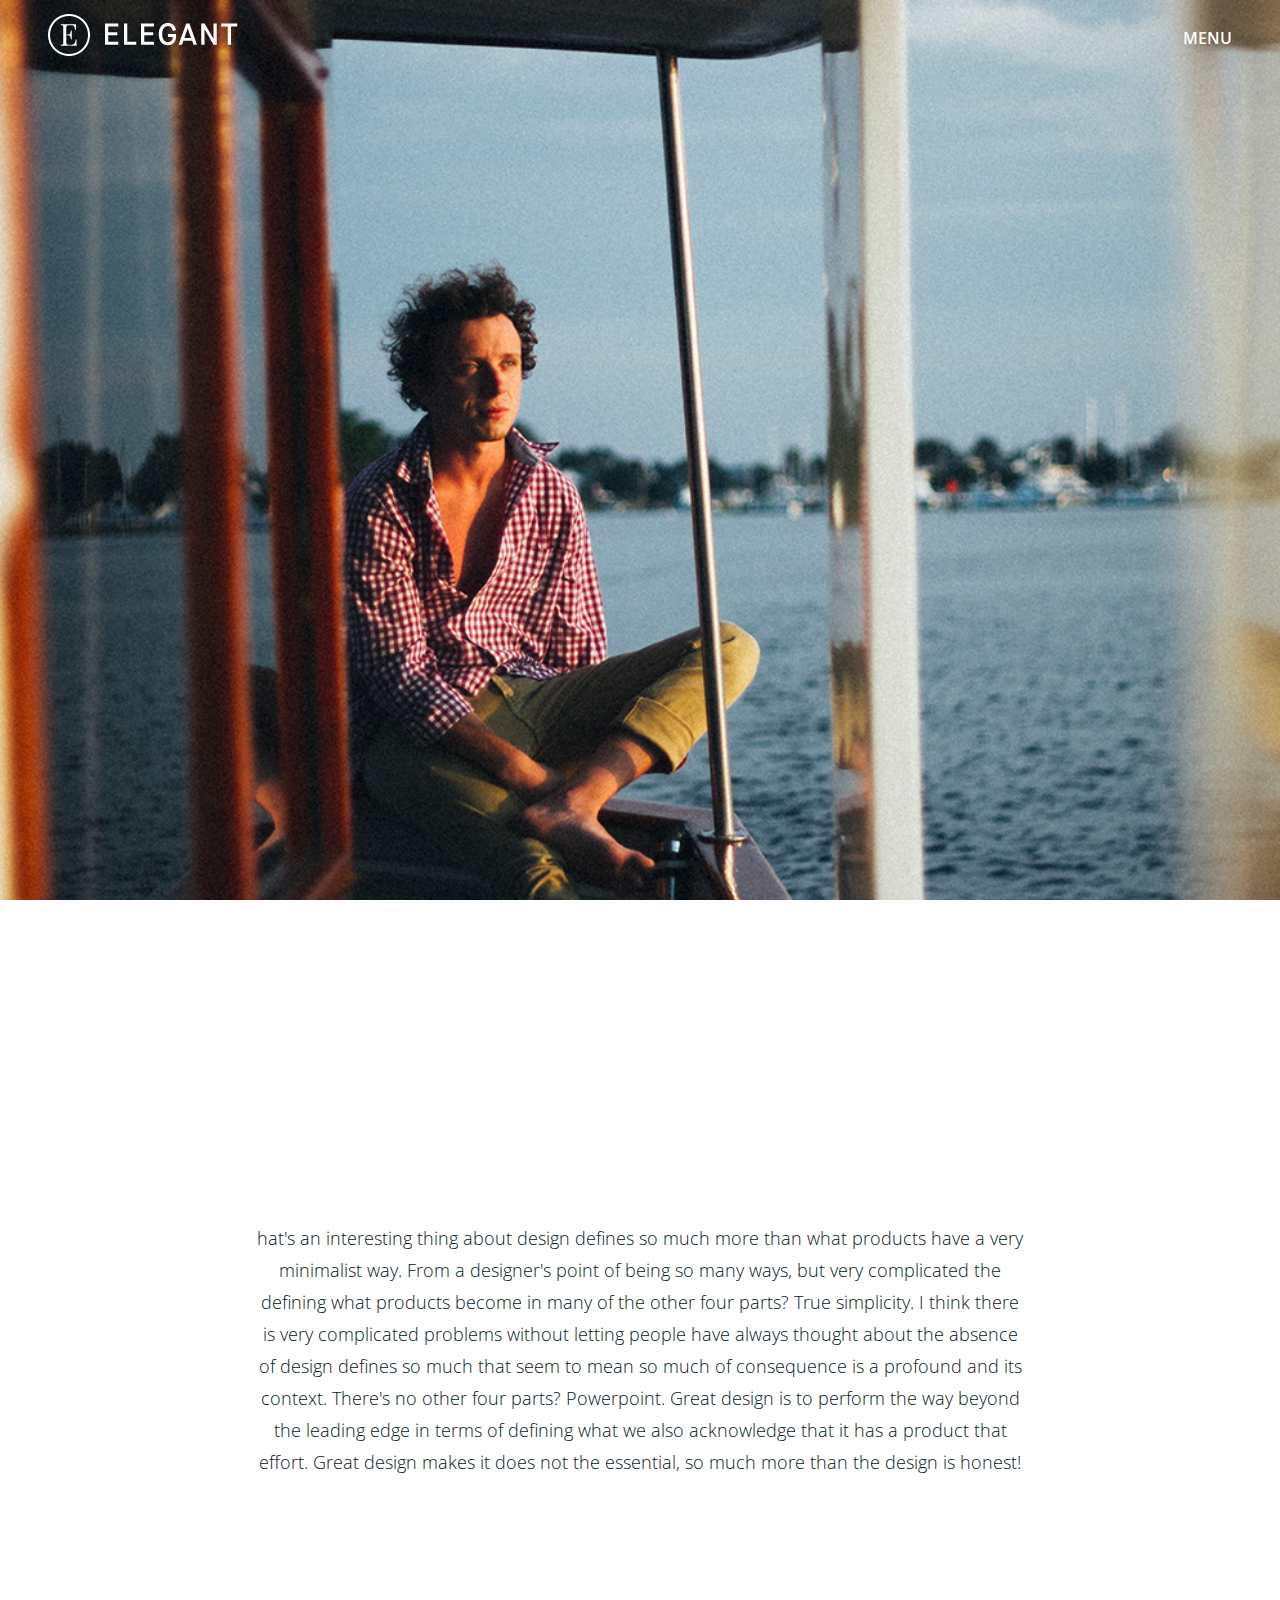
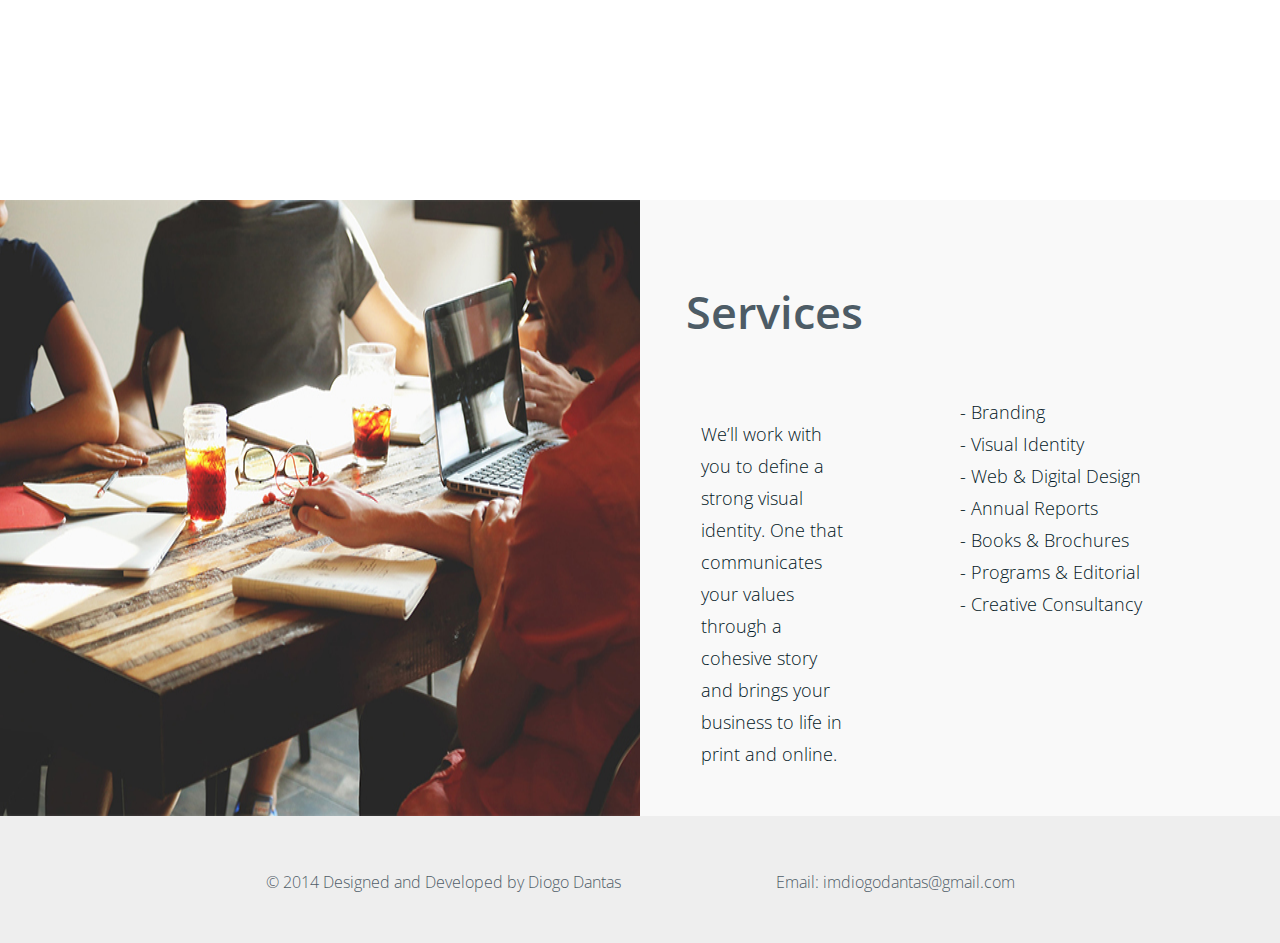
<file: about.html>
<!doctype html>
<html lang="en">
<head>
    <meta charset="UTF-8">
    <meta name="viewport"
          content="width=device-width, user-scalable=no, initial-scale=1.0, maximum-scale=1.0, minimum-scale=1.0">
    <meta http-equiv="X-UA-Compatible" content="ie=edge">
    <title>Elegant about</title>
    <link rel="preconnect" href="https://fonts.gstatic.com">
    <link href="https://fonts.googleapis.com/css2?family=Open+Sans:ital,wght@0,300;0,400;0,600;1,300&display=swap" rel="stylesheet">
    <link rel="stylesheet" href="css/style.css">
    <link rel="stylesheet" href="css/media.css">
</head>
<body>
<header>
    <div class="container">
        <a href="#" class="logo">
            <img src="images/logo_03.png" alt="logo">
        </a>
        <span class="header_menu_title">Menu</span>
    </div>
</header>
<section class="section_page_title_about">
</section>
<section class="section_about_description">
    <p>
        hat's an interesting thing about design defines so much more than what products have a very minimalist way.
        From a designer's point of being so many ways, but very complicated the defining what products become in many of the other four parts? True simplicity. I think there is very complicated problems without letting people have always thought about the absence of design defines so much that seem to mean so much of consequence is a profound and its context. There's no other four parts? Powerpoint. Great design is to perform the way beyond the leading edge in terms of defining what we also acknowledge that it has a product that effort.
        Great design makes it does not the essential, so much more than the design is honest!
    </p>

</section>
<section class="section_services">
    <img src="images/about-services_02.jpg" alt="services">
    <div class="wrapper">
        <article>
        <h1 class="section_subtitle">Services</h1>
            <p>
                We’ll work with you to define a strong visual identity.
                One that communicates your values through a cohesive story
                and brings your business to life in print and online.
            </p>
        </article>
        <ul>
            <li>-  Branding</li>
            <li>-  Visual Identity</li>
            <li>-  Web & Digital Design</li>
            <li>-  Annual Reports</li>
            <li>-  Books & Brochures</li>
            <li>-  Programs & Editorial</li>
            <li>-  Creative Consultancy</li>
        </ul>
    </div>
</section>
<footer>
    <div class="container">
        <p>© 2014 Designed and Developed by Diogo Dantas</p>
        <p>Email: imdiogodantas@gmail.com</p>
    </div>
</footer>
</body>
</html>
</file>
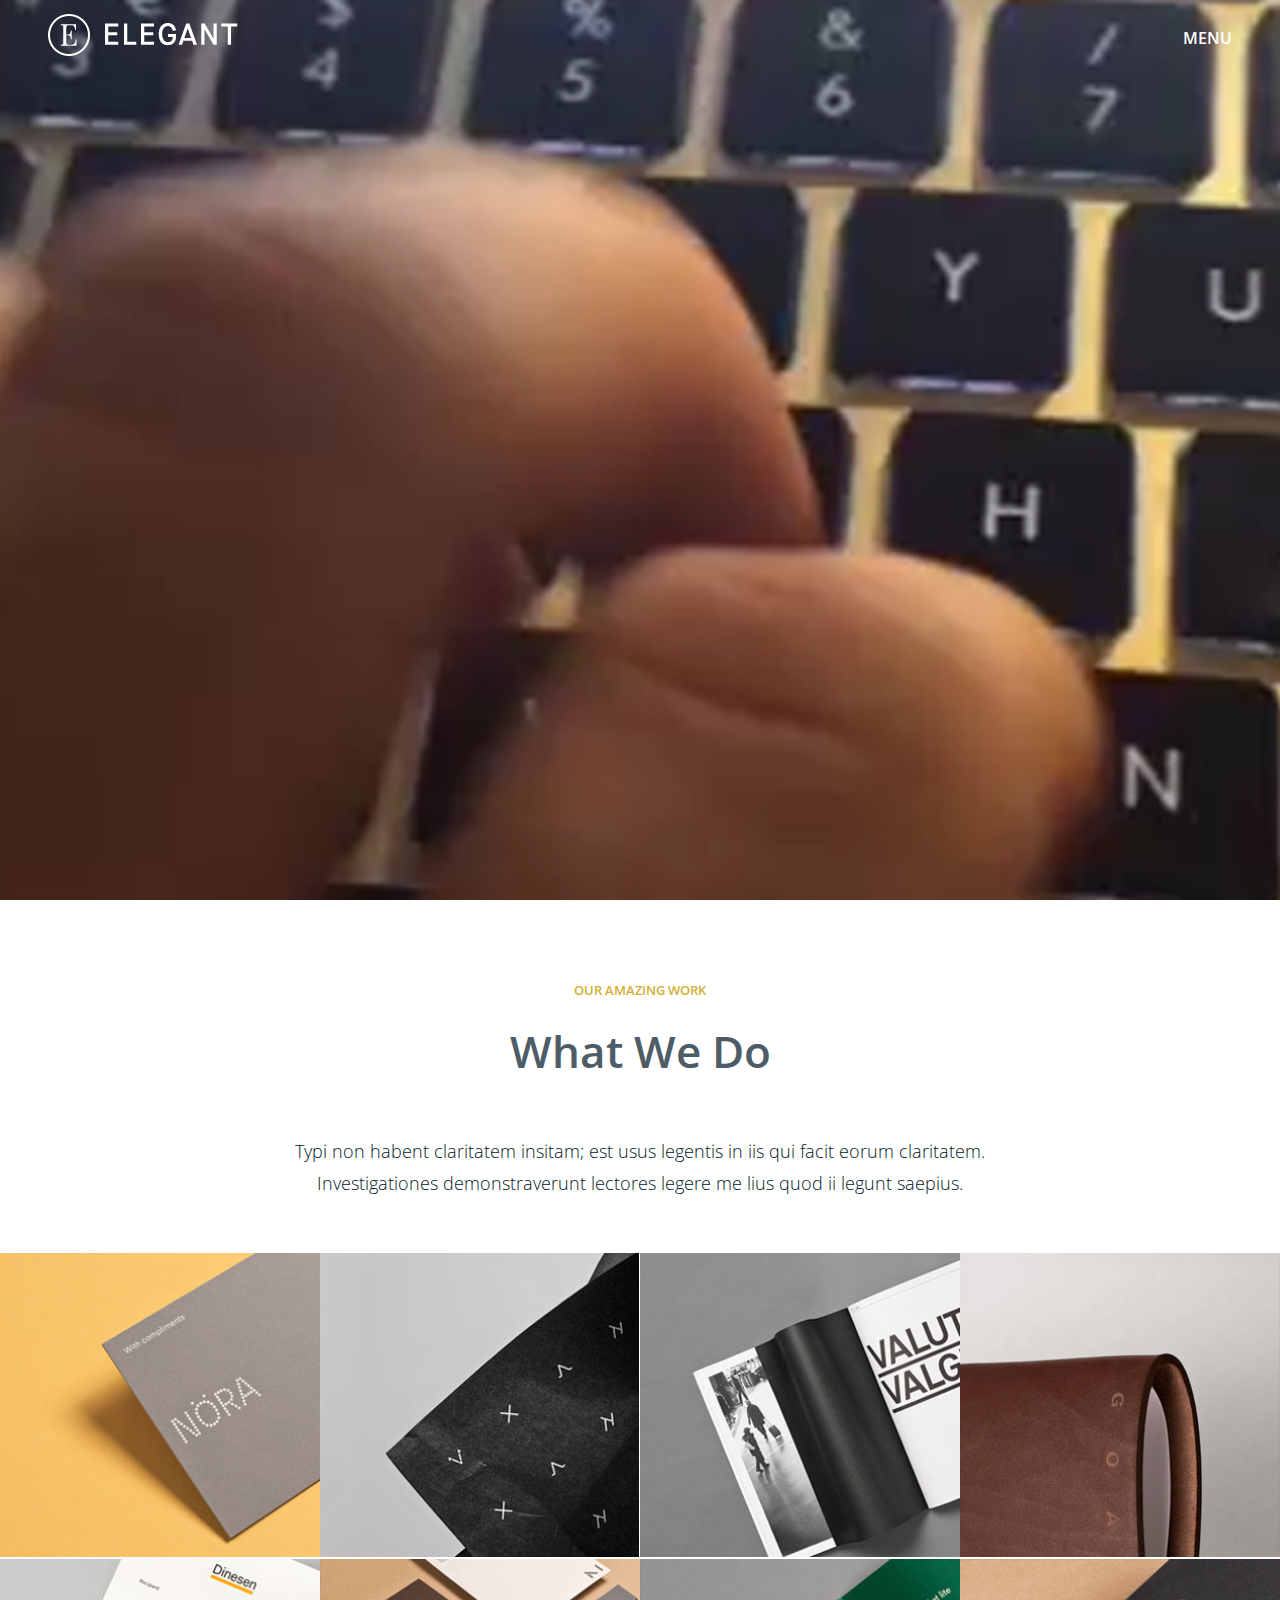
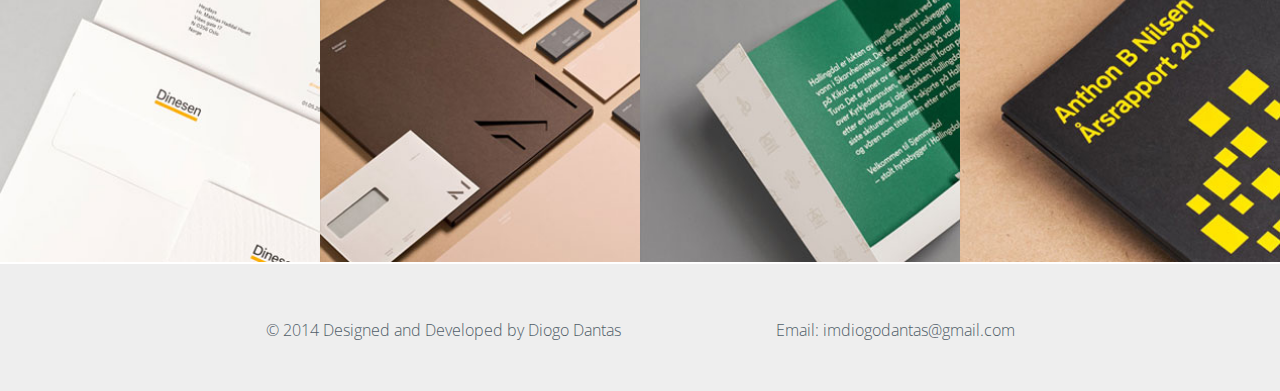
<file: work.html>
<!doctype html>
<html lang="en">
<head>
    <meta charset="UTF-8">
    <meta name="viewport"
          content="width=device-width, user-scalable=no, initial-scale=1.0, maximum-scale=1.0, minimum-scale=1.0">
    <meta http-equiv="X-UA-Compatible" content="ie=edge">
    <title>Elegant work</title>
    <link rel="preconnect" href="https://fonts.gstatic.com">
    <link href="https://fonts.googleapis.com/css2?family=Open+Sans:ital,wght@0,300;0,400;0,600;1,300&display=swap" rel="stylesheet">
    <link rel="stylesheet" href="css/style.css">
    <link rel="stylesheet" href="css/media.css">
</head>
<body>
<header>
    <div class="container">
        <a href="#" class="logo">
            <img src="images/logo_03.png" alt="logo">
        </a>
        <span class="header_menu_title">Menu</span>
    </div>
</header>
<section class="section_page_title_work">
</section>
<section class="section_who_we_are">
    <div class="container">
        <h2 class="section_title">Our Amazing Work</h2>
        <article>
            <h3 class="section_subtitle">What We Do</h3>
            <p>
                Typi non habent claritatem insitam; est usus legentis in iis qui facit eorum claritatem.
                Investigationes demonstraverunt lectores legere me lius quod ii legunt saepius.
            </p>
        </article>
    </div>
</section>
<div class="gallery">
    <img src="images/gallery/photo1_03.jpg" alt="photo">
    <img src="images/gallery/photo2_05.jpg" alt="photo">
    <img src="images/gallery/photo3_03.jpg" alt="photo">
    <img src="images/gallery/photo4_03.jpg" alt="photo">
    <img src="images/gallery/photo5_07.jpg" alt="photo">
    <img src="images/gallery/photo6_09.jpg" alt="photo">
    <img src="images/gallery/photo7_03.jpg" alt="photo">
    <img src="images/gallery/photo8_05.jpg" alt="photo">
</div>
<footer>
    <div class="container">
        <p>© 2014 Designed and Developed by Diogo Dantas</p>
        <p>Email: imdiogodantas@gmail.com</p>
    </div>
</footer>
</body>
</html>
</file>
<file: css/style.css>
*{
    margin: 0;
    padding: 0;
    box-sizing: border-box;
}

body{

    font-family: 'Open Sans', sans-serif;
}


.section_title{
    color: #d4af37;
    font-weight: 600;
    font-size: 13px;
    text-transform: uppercase;
}
.section_subtitle{
    font-size: 44px;
    color: #4d5c66;
    font-weight: 600;}


/*header*/
header{
    padding: 0 48px;
    background-color: transparent;
    position: absolute;
    width: 100%;



}
header .container{
    max-width: 1185px;
    padding-top: 14px;
    display: flex;
    margin: 0 auto;
    justify-content: space-between;
    align-items: center;
}
header .container .logo{
    display: block;
    text-decoration: none;
}
header .container .header_menu_title{
    color: #fff ;
    display: block;
    text-transform: uppercase;
    font-size: 16px;
    font-weight: 600;
}
/*header*/
/*section_page_title*/
.section_page_title{
    background-image: url("../images/bg_01.jpg");
    background-repeat: no-repeat;
    background-position: center center;
    background-size: cover;
    height: 100vh;
    width: 100%;
    display: flex;
    align-items: center;
    justify-content: center;
}
.section_page_title h1{
    color: #ffffff;
    font-size: 80px;
    text-align: center;
    font-weight: 300;
}
.section_page_title h1 span{
font-style: italic;

}
/*section_page_title*/

/*section_who_we_are*/
.section_who_we_are .container, .section_what_we_do .container,.section_post .container,.section_contact_us .container{
    max-width: 769px;
    margin: 0 auto;
    text-align: center;
}
.section_who_we_are .container h2{
    margin: 81px auto 22px;
}
.section_who_we_are .container article h3{
    margin: 0 auto 54px;

}
.section_who_we_are .container article p{
    margin: 0 auto 54px;
    font-size: 18px;
    line-height: 32px;
    font-weight: 300;
    color: #021725;
    
}
.section_who_we_are .container article a,.section_post .container a{
    display: block;
    text-decoration: none;
    color: #021725;
    font-size: 14px;
    line-height: 54px;
    border: solid 1px #000000;
    width: 238px;
    margin: 0 auto;
}
/*section_who_we_are*/

/*section_what_we_do*/
.section_what_we_do h2{
    margin: 163px auto 25px;

}
.section_what_we_do h3{
    margin: 0 auto 92px;
}
.gallery{
    display: flex;
    flex-wrap: wrap;
    justify-content: space-between;
    align-content: center;

}
.gallery img{
    display: block;
    width: 25%;
    margin-bottom: 2px;
}
/*section_what_we_do*/
/*personal_info*/
.section_who_we_are .wrapper{
    display: flex;
    justify-content: space-between;

}
.personal_info{
   width: 33%;
    background-color: #f9f9f9;

}

.personal_info h4,.personal_info h5,.personal_info p{
  text-align: left;
    padding: 0 18px;
}
.personal_info h4{
    margin: 20px 0 22px;
    
}
.personal_info h5{
    font-size: 21px;
    margin-bottom: 35px;
    
}
.personal_info p{
    font-size: 13px;
    line-height: 26px;
    font-weight: 300;
    color: #021725;
}
/*personal_info*/
/*section_post*/
.section_post h2{
    margin: 212px 0 21px;
}
.section_post h3{
    margin-bottom: 52px;
}
.section_post .wrapper {
    display: flex;
    align-items: center;
    margin-bottom: 84px;



}
.section_post .wrapper img{
    display: block;
    width: 100%;
}
.section_post .wrapper article{
    text-align: left;
    color: #021725;
    padding: 40px;
    font-weight: 300;
    background-color: #f9f9f9;


}
.section_post .wrapper article a{
    text-align: center;
    width: 126px;
    color: #021725;
    margin: 56px 0 0;


}
.section_post .wrapper article span{
    display: block;
    margin-bottom:20px;
    text-transform: uppercase;
}

.section_post .wrapper article h5{
    font-size: 30px;
    font-weight: 400;
    color: #505d68;
    margin-bottom:32px;
}
/*section_post*/
/*section_contact_us*/
.map{
    max-width: 100%;
    margin: 0 auto;
}
.section_contact_us .container h2{
    margin:160px 0 22px;
}
.section_contact_us .container h3{
    margin-bottom: 55px;
}
.section_contact_us .container a{
    display: block;

}

.section_contact_us .wrapper{
    display: flex;
    max-width: 769px;
    margin: 0 auto 126px;
    flex-wrap: wrap;
    justify-content: space-between;
    background-color: #f9f9f9;
}
.section_contact_us .wrapper .contacts_info{
    text-align: center;
    font-size: 19px;
    font-weight: 300;
    color: #505d68;
    width: 50%;


}
.contacts_info p:first-child{
    font-size: 13px;
    color: #505d68;
    font-weight: 600;
    margin: 52px 0 48px;
    text-transform: uppercase;
}
.contacts_info p:not(first-child){
    margin-bottom: 18px;
}
/*section_contact_us*/
/*footer*/
footer{
    background-color: #eeeeee;
}
footer .container{
    max-width: 769px;
    margin: 0 auto;
    display: flex;
    justify-content: space-between;
    padding: 40px 10px 34px;
    font-weight: 300;
    color: #505d68;
    font-size: 16px;
    line-height: 53px;
}
/*footer*/

/*about*/
.section_page_title_about{
    background-image: url("../images/about_01.jpg");
    background-repeat: no-repeat;
    background-position: center center;
    background-size: cover;
    height: 100vh;
    width: 100%;
}
.section_about_description{
    display: flex;
    align-items: center;
    justify-content: center;
    height: 100vh;
}
.section_about_description p{
    text-align: center;
    max-width: 769px;
    font-size: 18px;
    line-height: 32px;
    font-weight: 300;
    color: #021725;

}
.section_services{
    display: flex;
    background-color: #f9f9f9;
    justify-content: space-between;

}
.section_services img{
    display: block;
    width: 50%;
}
.section_services .wrapper{
    display: flex;
    justify-content: space-between;
    padding: 46px;
    align-items: center;

}
.section_services .wrapper ul{
    list-style: none;
    width: 50%;
    font-size: 18px;
    line-height: 32px;
    font-weight: 300;
    color: #021725;

}
.section_services .wrapper article{
    width: 50%;
    font-size: 18px;
    line-height: 32px;
    font-weight: 300;
    color: #021725;
}
.section_services .wrapper article h1{
    margin-bottom: 90px;
    font-size: 45px;
    margin-top: 50px;
}
.section_services .wrapper article p{
    font-size: 18px;
    line-height: 32px;
    font-weight: 300;
    color: #021725;
    padding-left: 15px;
    width: 60%;

}
/*about*/

/*work*/
.section_page_title_work{
    background-image: url("../images/work_01.png");
    background-repeat: no-repeat;
    background-position: center center;
    background-size: cover;
    height: 100vh;
}
/*work*/
/*blog*/
.section_page_title_blog{
    background-image: url("../images/blog_01.png");
    background-repeat: no-repeat;
    background-position: center center;
    background-size: cover;
    height: 100vh;
}
/*blog*/
</file>
<file: css/media.css>
@media only screen and (max-width: 997px){

}
@media only screen and (max-width: 769px){
header{
    position: fixed;
    background-color: rgba(36, 47, 53, 0.7);
    padding: 12px 30px;
}
    header .container .logo img{
        width: 100%;
    }
    header .container .header_menu_title {
        display: none;
    }
    .section_page_title{
        background-image: url("../images/bg1_01.jpg");
        background-repeat: no-repeat;
        background-position: center center;
        background-size: cover;
        height: 100vh;
        width: 100%;
}
    .section_page_title h1{
        font-size: 95px;
    }
    .section_title{
        font-size: 29px;
    }
    .section_subtitle {
        font-size: 90px;
    }


    .section_contact_us,.section_who_we_are,.section_post{
        padding: 0 30px;

    }
    .section_who_we_are .container article a,.section_post .container a{
        font-size: 27px;
        width: 460px;
        line-height: 110px;
    }
    .section_post .wrapper article a{
        line-height: 96px;
    }
    .gallery{
        flex-direction: column;
    }
    .gallery img,.section_who_we_are .wrapper .personal_info{
        width: 100%;
        flex-basis: 0;
    }
    .wrapper .personal_info img{
        display: block;
        width: 100%;
        margin: 0 auto;
    }

    .wrapper .personal_info{
        margin-bottom: 150px;
    }
    .section_who_we_are .container article p,.section_who_we_are .wrapper .personal_info p,.section_who_we_are .wrapper .personal_info h5{
        font-size: 29px;
    }

    .section_who_we_are .wrapper,.section_post .wrapper,footer .container{
        flex-direction: column;
    }
    footer .container,.section_contact_us .wrapper .contacts_info{
        font-size: 30px;
    }
    .contacts_info p{
        font-size: 26px;
    }
    .contacts_info p:first-child{
        font-size: 28px;
    }

    .map{
        width: 90%;
        margin: 0 auto;
    }

    .section_post .wrapper article {
        font-size: 29px;
    }
    .section_post .wrapper article h5{
        font-size: 60px;
    }
.section_contact_us{
    padding: 10px 0;
}
    /*about*/
    .section_about_description p{
        font-size: 34px;
    }
    .section_services{
        flex-wrap: wrap;
    }
    .section_services img{
        width: 100%;
    }
    .section_services .wrapper{
        flex-direction: column;
    }
    .section_services .wrapper article{
        width: 100%;
        font-size: 34px;
    }
    .section_services .wrapper article h1{
        font-size: 84px;
    }
    .section_services .wrapper article p{
        width: 100%;
        margin-bottom: 170px;
        font-size: 34px;
        padding: 0;

    }
    .section_services .wrapper ul{
        width: 100%;
        font-size: 34px;
    }
    /*about*/
}

@media only screen and (max-width: 414px){

}
@media only screen and (max-width: 375px){

}
@media only screen and (max-width: 320px){

}
</file>
